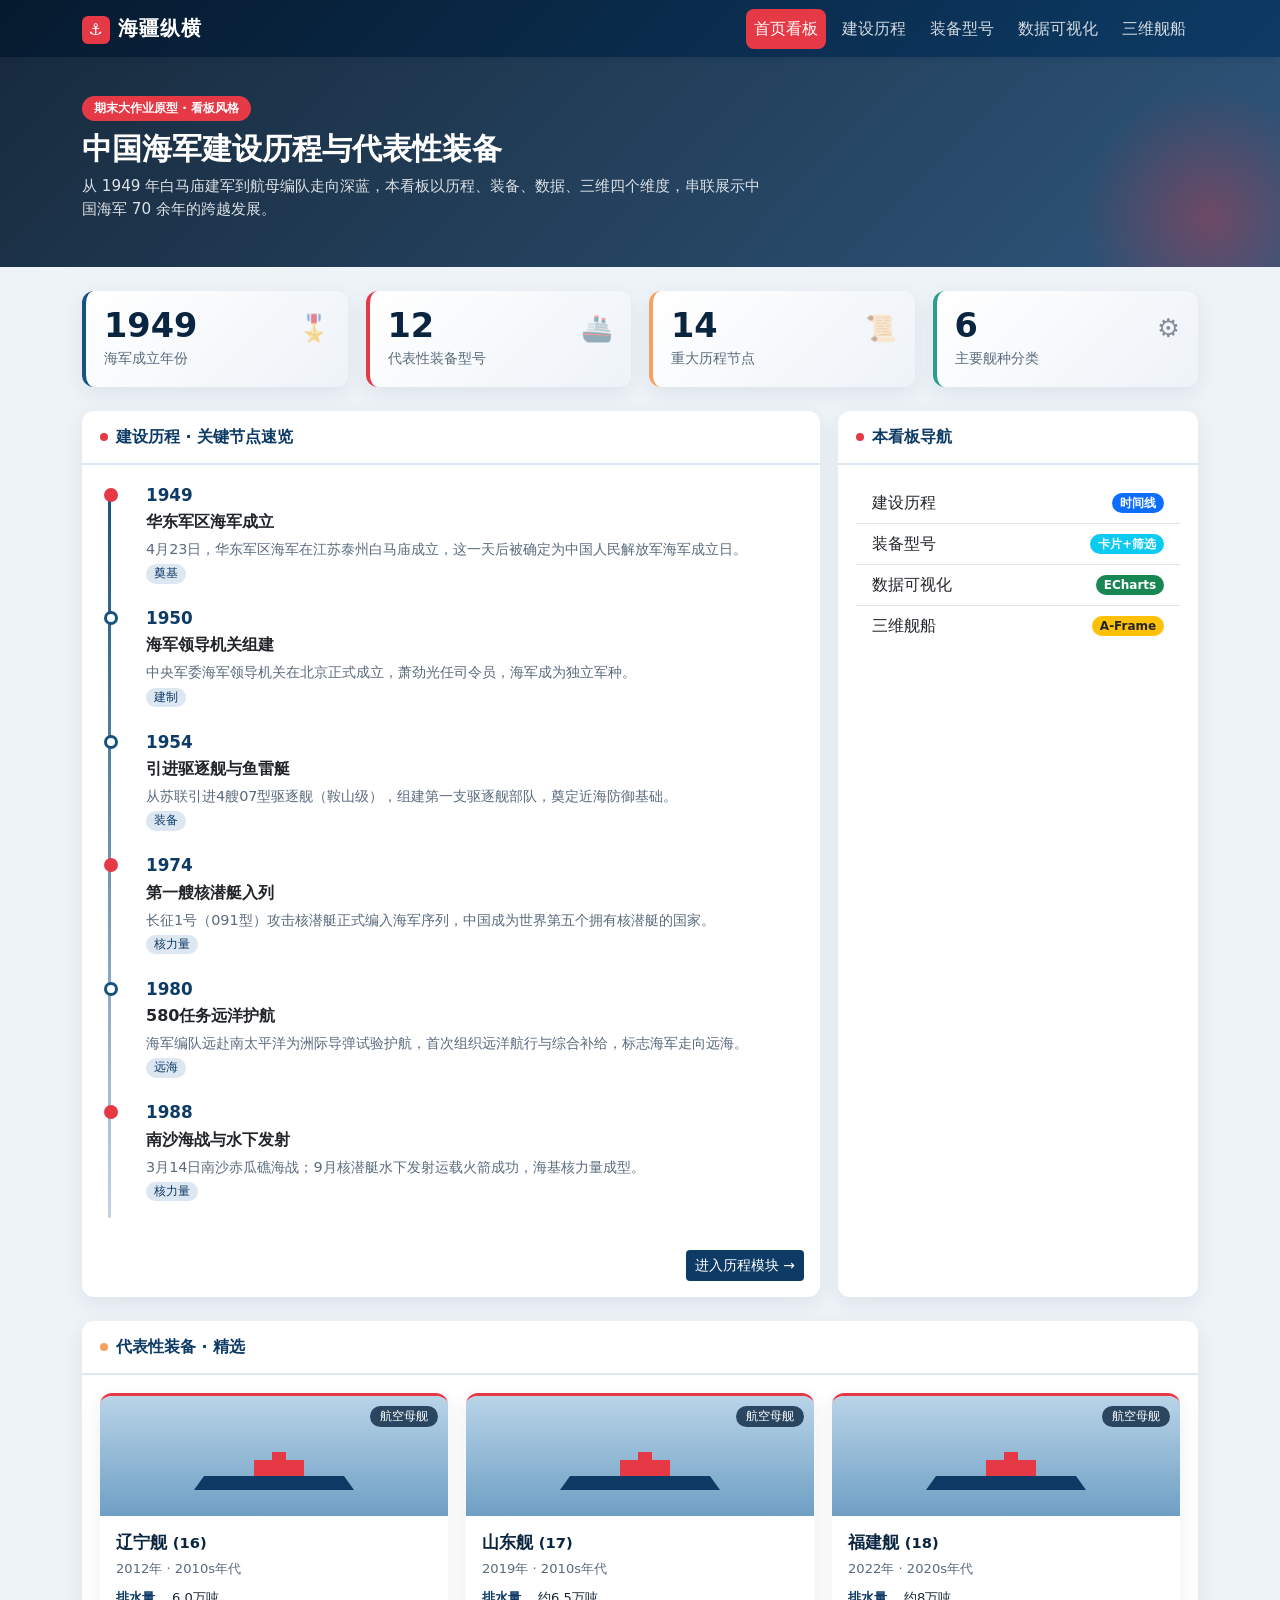
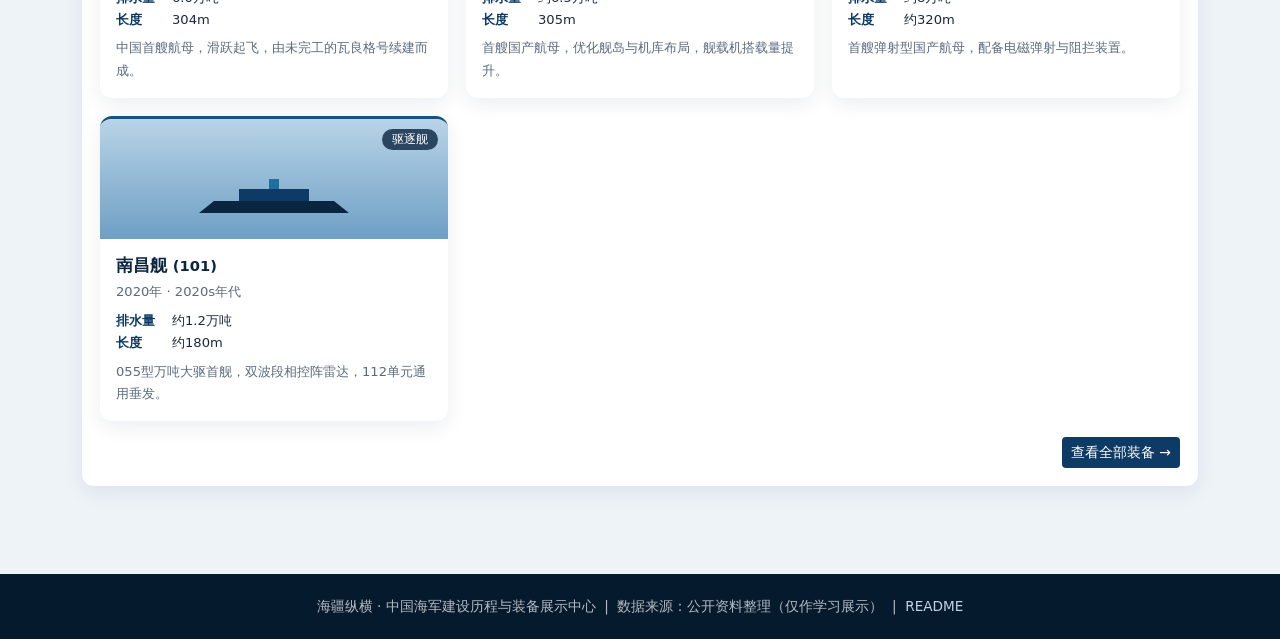
<file: index.html>
<!DOCTYPE html>
<html lang="zh-CN">
<head>
<meta charset="UTF-8">
<meta name="viewport" content="width=device-width, initial-scale=1.0">
<link rel="icon" type="image/png" href="assets/favicon.png">
<title>海疆纵横 · 首页看板</title>
<link rel="stylesheet" href="lib/bootstrap/css/bootstrap.min.css">
<link rel="stylesheet" href="css/style.css">
</head>
<body>
<div class="offline-banner">⚠️ 当前处于离线（断网）状态：本站所有资源已本地化，可继续浏览；数据图表依赖本地 data.json。</div>

<nav class="navbar navbar-expand-lg top-nav">
  <div class="container">
    <a class="navbar-brand text-white" href="index.html">
      <span class="ship-icon">⚓</span>海疆纵横
    </a>
    <button class="navbar-toggler" type="button" data-bs-toggle="collapse" data-bs-target="#mainNav">
      <span class="navbar-toggler-icon"></span>
    </button>
    <div class="collapse navbar-collapse" id="mainNav">
      <ul class="navbar-nav ms-auto">
        <li class="nav-item"><a class="nav-link" href="index.html">首页看板</a></li>
        <li class="nav-item"><a class="nav-link" href="history.html">建设历程</a></li>
        <li class="nav-item"><a class="nav-link" href="equipment.html">装备型号</a></li>
        <li class="nav-item"><a class="nav-link" href="stats.html">数据可视化</a></li>
        <li class="nav-item"><a class="nav-link" href="three-d/showcase.html">三维舰船</a></li>
      </ul>
    </div>
  </div>
</nav>

<section class="page-hero">
  <div class="container">
    <span class="badge-era">期末大作业原型 · 看板风格</span>
    <h1>中国海军建设历程与代表性装备</h1>
    <p class="sub">从 1949 年白马庙建军到航母编队走向深蓝，本看板以历程、装备、数据、三维四个维度，串联展示中国海军 70 余年的跨越发展。</p>
  </div>
</section>

<main class="container py-4">
  <!-- 统计概览 -->
  <div class="kanban-board mb-4">
    <div class="col-span-3 stat-card"><span class="stat-icon">🎖️</span>
      <div class="stat-num" id="s-year">1949</div>
      <div class="stat-label">海军成立年份</div>
    </div>
    <div class="col-span-3 stat-card red"><span class="stat-icon">🚢</span>
      <div class="stat-num" id="s-eq">12</div>
      <div class="stat-label">代表性装备型号</div>
    </div>
    <div class="col-span-3 stat-card gold"><span class="stat-icon">📜</span>
      <div class="stat-num" id="s-ms">14</div>
      <div class="stat-label">重大历程节点</div>
    </div>
    <div class="col-span-3 stat-card ok"><span class="stat-icon">⚙️</span>
      <div class="stat-num" id="s-type">6</div>
      <div class="stat-label">主要舰种分类</div>
    </div>
  </div>

  <!-- 历程预览 -->
  <div class="kanban-board mb-4">
    <div class="col-span-8 card">
      <div class="card-header"><span class="dot"></span>建设历程 · 关键节点速览</div>
      <div class="card-body" id="timeline-preview"></div>
      <div class="card-footer text-end bg-transparent border-0 pb-3">
        <a href="history.html" class="btn btn-sm" style="background:var(--navy-700);color:#fff;">进入历程模块 →</a>
      </div>
    </div>
    <div class="col-span-4 card">
      <div class="card-header"><span class="dot" style="background:var(--signal)"></span>本看板导航</div>
      <div class="card-body">
        <div class="list-group list-group-flush">
          <a href="history.html" class="list-group-item list-group-item-action d-flex justify-content-between align-items-center">
            建设历程 <span class="badge bg-primary rounded-pill">时间线</span>
          </a>
          <a href="equipment.html" class="list-group-item list-group-item-action d-flex justify-content-between align-items-center">
            装备型号 <span class="badge bg-info rounded-pill">卡片+筛选</span>
          </a>
          <a href="stats.html" class="list-group-item list-group-item-action d-flex justify-content-between align-items-center">
            数据可视化 <span class="badge bg-success rounded-pill">ECharts</span>
          </a>
          <a href="three-d/showcase.html" class="list-group-item list-group-item-action d-flex justify-content-between align-items-center">
            三维舰船 <span class="badge bg-warning text-dark rounded-pill">A-Frame</span>
          </a>
        </div>
      </div>
    </div>
  </div>

  <!-- 装备预览 -->
  <div class="card mb-4">
    <div class="card-header"><span class="dot" style="background:var(--gold)"></span>代表性装备 · 精选</div>
    <div class="card-body">
      <div class="eq-grid" id="eq-preview"></div>
      <div class="text-end mt-3">
        <a href="equipment.html" class="btn btn-sm" style="background:var(--navy-700);color:#fff;">查看全部装备 →</a>
      </div>
    </div>
  </div>
</main>

<footer class="site-footer">
  <div class="container">
    海疆纵横 · 中国海军建设历程与装备展示中心 &nbsp;|&nbsp;
    数据来源：公开资料整理（仅作学习展示） &nbsp;|&nbsp;
    <a href="README.md">README</a>
  </div>
</footer>

<script src="lib/bootstrap/js/bootstrap.bundle.min.js" defer></script>
<script src="js/common.js" defer></script>
<script>
/* 首页：加载 data.json 渲染统计与预览
   注：外链脚本已加 defer（解析完后、DOMContentLoaded 前按序执行），
   内联脚本加 defer 无效，故包一层 DOMContentLoaded 以保证 common.js 已就绪 */
document.addEventListener('DOMContentLoaded', function () {
(function () {
  const previewEl = document.getElementById('timeline-preview');
  const eqEl = document.getElementById('eq-preview');
  renderState(previewEl, 'loading');
  renderState(eqEl, 'loading');

  loadNavyData('data/navy-data.json').then(function (r) {
    if (!r.ok) { renderState(previewEl, 'error'); renderState(eqEl, 'error'); return; }
    const d = r.data;
    /* 统计数字 */
    document.getElementById('s-year').textContent = d.summary.foundedYear;
    document.getElementById('s-eq').textContent = d.equipment.length;
    document.getElementById('s-ms').textContent = d.history.length;
    document.getElementById('s-type').textContent = d.summary.shipTypes;

    /* 时间线预览（取前 6 条） */
    const tl = d.history.slice(0, 6).map(function (h) {
      return '<div class="tl-item ' + (h.major ? 'major' : '') + '">' +
        '<div class="tl-year">' + h.year + '</div>' +
        '<div class="tl-title">' + h.title + '</div>' +
        '<div class="tl-desc">' + h.desc + '</div>' +
        '<span class="tl-tag">' + h.tag + '</span></div>';
    }).join('');
    previewEl.innerHTML = '<div class="timeline">' + tl + '</div>';

    /* 装备预览（取 4 艘） */
    renderEquipmentCards(eqEl, d.equipment.slice(0, 4));
  });

  /* 简易舰船 SVG（按 icon 类型） */
  function shipSvg(kind) {
    const c = { carrier:'#e63946', destroyer:'#1f6f9e', frigate:'#2a9d8f', submarine:'#6c5ce7', amphibious:'#f4a261', support:'#7f8c8d' }[kind] || '#1f6f9e';
    if (kind === 'carrier') {
      return '<svg class="ship-svg" width="180" height="60" viewBox="0 0 180 60"><rect x="20" y="28" width="140" height="14" rx="3" fill="#0a2540"/><polygon points="20,28 10,42 170,42 160,28" fill="#0d3b66"/><rect x="70" y="12" width="50" height="16" fill="' + c + '"/><rect x="88" y="4" width="14" height="8" fill="#e63946"/></svg>';
    }
    if (kind === 'submarine') {
      return '<svg class="ship-svg" width="180" height="60" viewBox="0 0 180 60"><ellipse cx="90" cy="38" rx="70" ry="12" fill="#0d3b66"/><rect x="80" y="22" width="20" height="16" fill="' + c + '"/><line x1="90" y1="22" x2="90" y2="10" stroke="#0a2540" stroke-width="3"/></svg>';
    }
    return '<svg class="ship-svg" width="180" height="60" viewBox="0 0 180 60"><polygon points="30,30 150,30 165,42 15,42" fill="#0a2540"/><rect x="55" y="18" width="70" height="12" fill="#0d3b66"/><rect x="85" y="8" width="10" height="10" fill="' + c + '"/></svg>';
  }

  window.renderEquipmentCards = function (el, list) {
    if (!list.length) { renderState(el, 'empty'); return; }
    el.innerHTML = list.map(function (e) {
      return '<div class="eq-card ' + e.type + '">' +
        '<div class="eq-visual"><span class="eq-type">' + e.typeName + '</span>' + shipSvg(e.icon) + '</div>' +
        '<div class="eq-body">' +
        '<div class="eq-name">' + e.name + ' <small>(' + e.hullNo + ')</small></div>' +
        '<div class="eq-meta">' + e.year + '年 · ' + e.era + '年代</div>' +
        '<div class="eq-specs"><div><b>排水量</b>' + e.displacement + '</div><div><b>长度</b>' + e.length + '</div></div>' +
        '<div class="eq-specs" style="margin-top:6px;color:var(--muted)">' + e.feature + '</div>' +
        '</div></div>';
    }).join('');
  };
})();
});
</script>
</body>
</html>
</file>
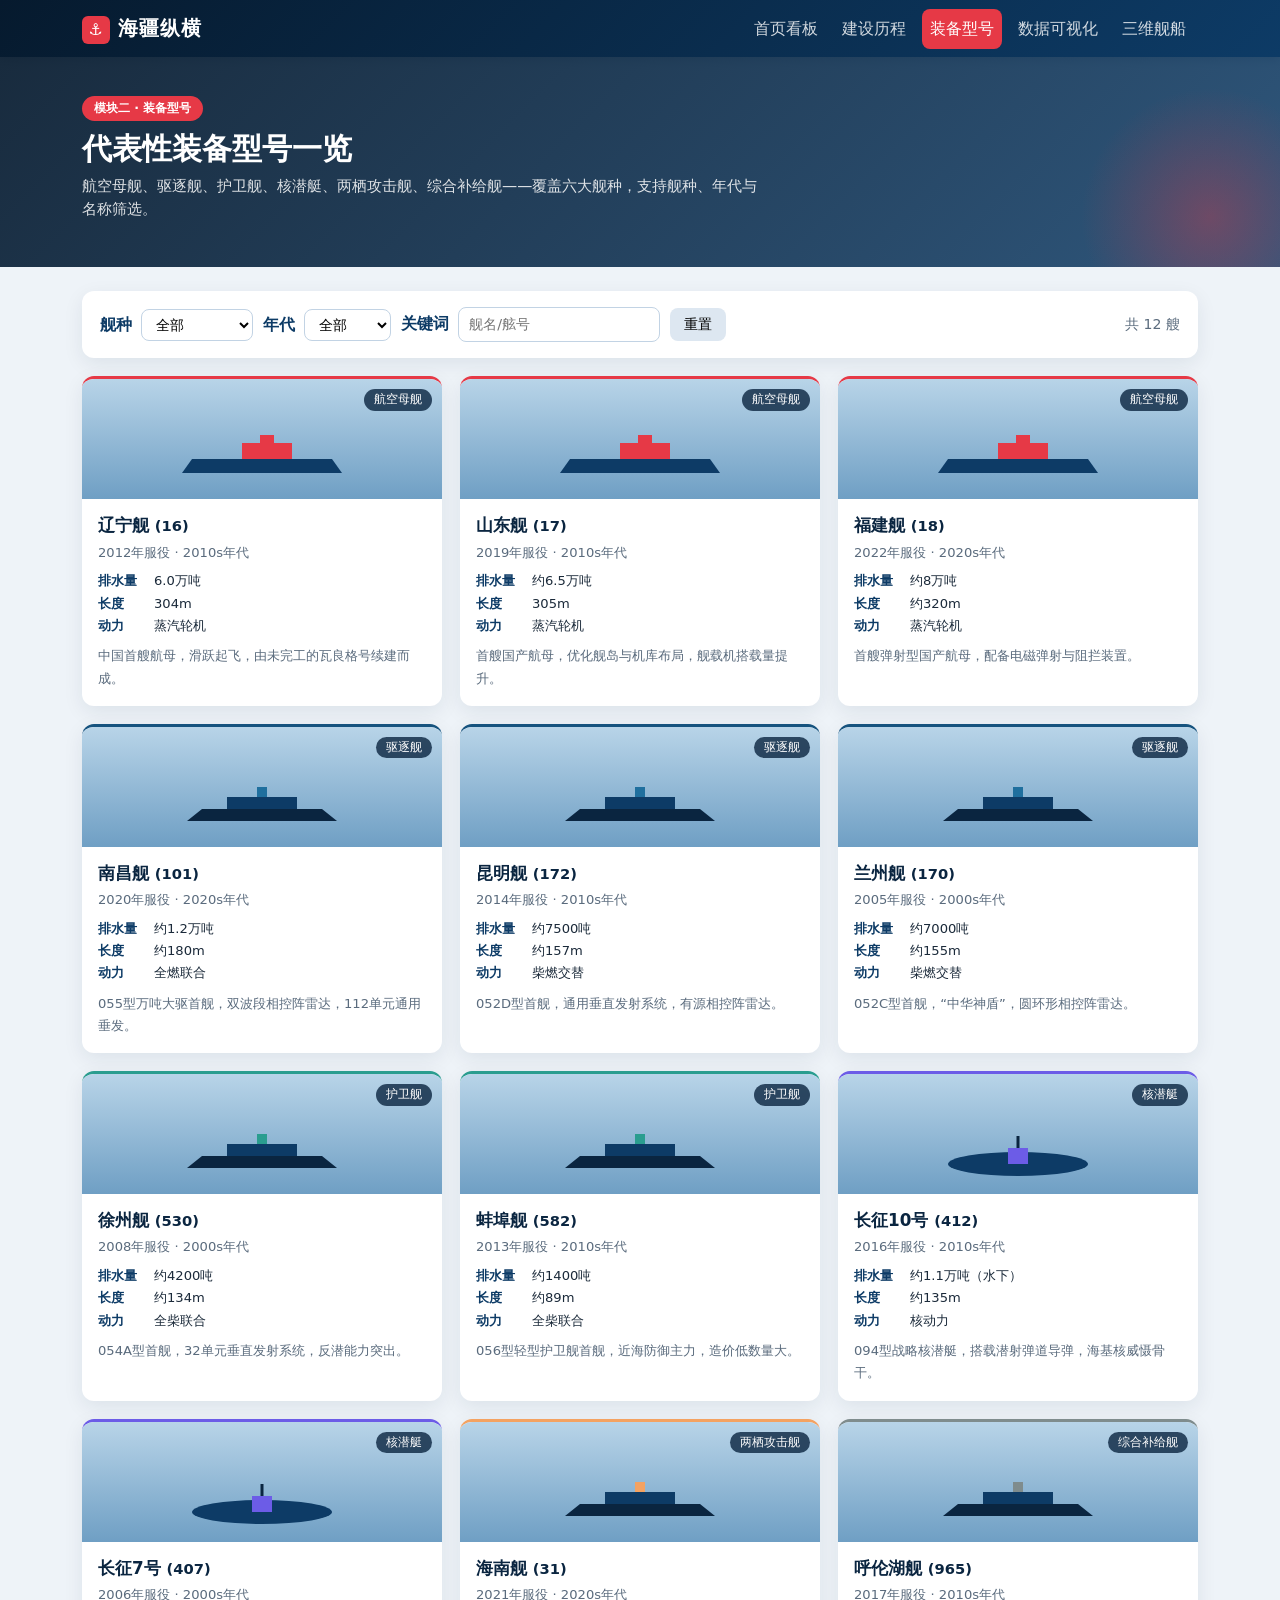
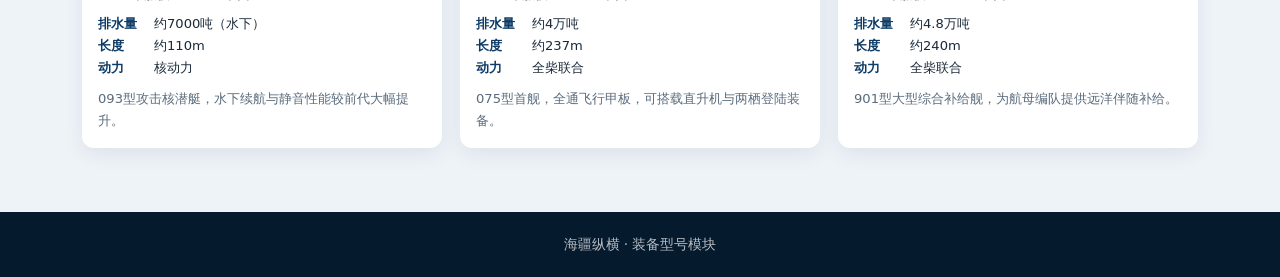
<file: equipment.html>
<!DOCTYPE html>
<html lang="zh-CN">
<head>
<meta charset="UTF-8">
<meta name="viewport" content="width=device-width, initial-scale=1.0">
<link rel="icon" type="image/png" href="assets/favicon.png">
<title>装备型号 · 海疆纵横</title>
<link rel="stylesheet" href="lib/bootstrap/css/bootstrap.min.css">
<link rel="stylesheet" href="css/style.css">
</head>
<body>
<div class="offline-banner">⚠️ 当前处于离线（断网）状态：本站所有资源已本地化，可继续浏览。</div>

<nav class="navbar navbar-expand-lg top-nav">
  <div class="container">
    <a class="navbar-brand text-white" href="index.html"><span class="ship-icon">⚓</span>海疆纵横</a>
    <button class="navbar-toggler" type="button" data-bs-toggle="collapse" data-bs-target="#mainNav">
      <span class="navbar-toggler-icon"></span>
    </button>
    <div class="collapse navbar-collapse" id="mainNav">
      <ul class="navbar-nav ms-auto">
        <li class="nav-item"><a class="nav-link" href="index.html">首页看板</a></li>
        <li class="nav-item"><a class="nav-link" href="history.html">建设历程</a></li>
        <li class="nav-item"><a class="nav-link" href="equipment.html">装备型号</a></li>
        <li class="nav-item"><a class="nav-link" href="stats.html">数据可视化</a></li>
        <li class="nav-item"><a class="nav-link" href="three-d/showcase.html">三维舰船</a></li>
      </ul>
    </div>
  </div>
</nav>

<section class="page-hero">
  <div class="container">
    <span class="badge-era">模块二 · 装备型号</span>
    <h1>代表性装备型号一览</h1>
    <p class="sub">航空母舰、驱逐舰、护卫舰、核潜艇、两栖攻击舰、综合补给舰——覆盖六大舰种，支持舰种、年代与名称筛选。</p>
  </div>
</section>

<main class="container py-4">
  <div class="filter-bar">
    <div><label>舰种</label>
      <select id="f-type"><option value="">全部</option></select>
    </div>
    <div><label>年代</label>
      <select id="f-era"><option value="">全部</option></select>
    </div>
    <div><label>关键词</label>
      <input id="f-keyword" type="text" placeholder="舰名/舷号">
    </div>
    <button class="btn-reset" id="btn-reset">重置</button>
    <span class="ms-auto" id="eq-count" style="color:var(--muted);font-size:.88rem;"></span>
  </div>

  <div id="eq-list" class="eq-grid"></div>
</main>

<footer class="site-footer"><div class="container">海疆纵横 · 装备型号模块</div></footer>

<script src="lib/bootstrap/js/bootstrap.bundle.min.js" defer></script>
<script src="js/common.js" defer></script>
<script src="js/equipment.js" defer></script>
</body>
</html>
</file>
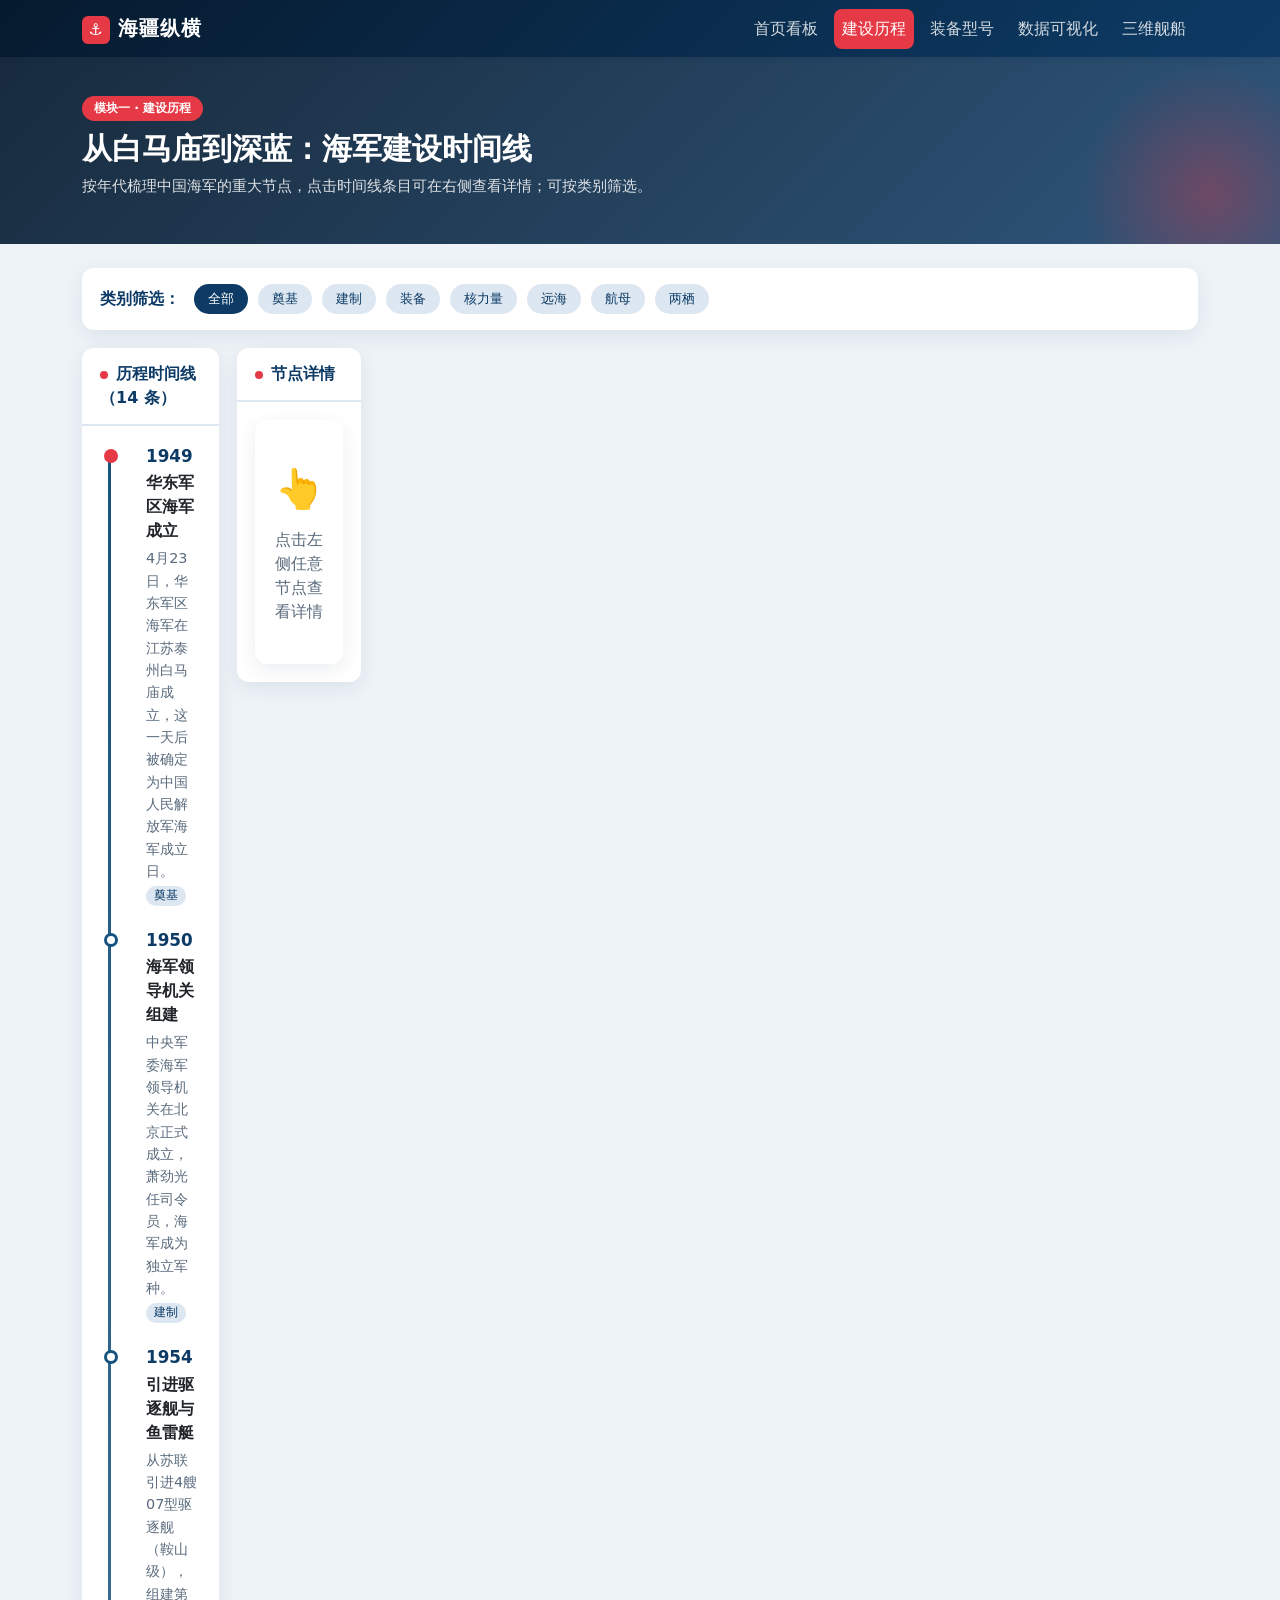
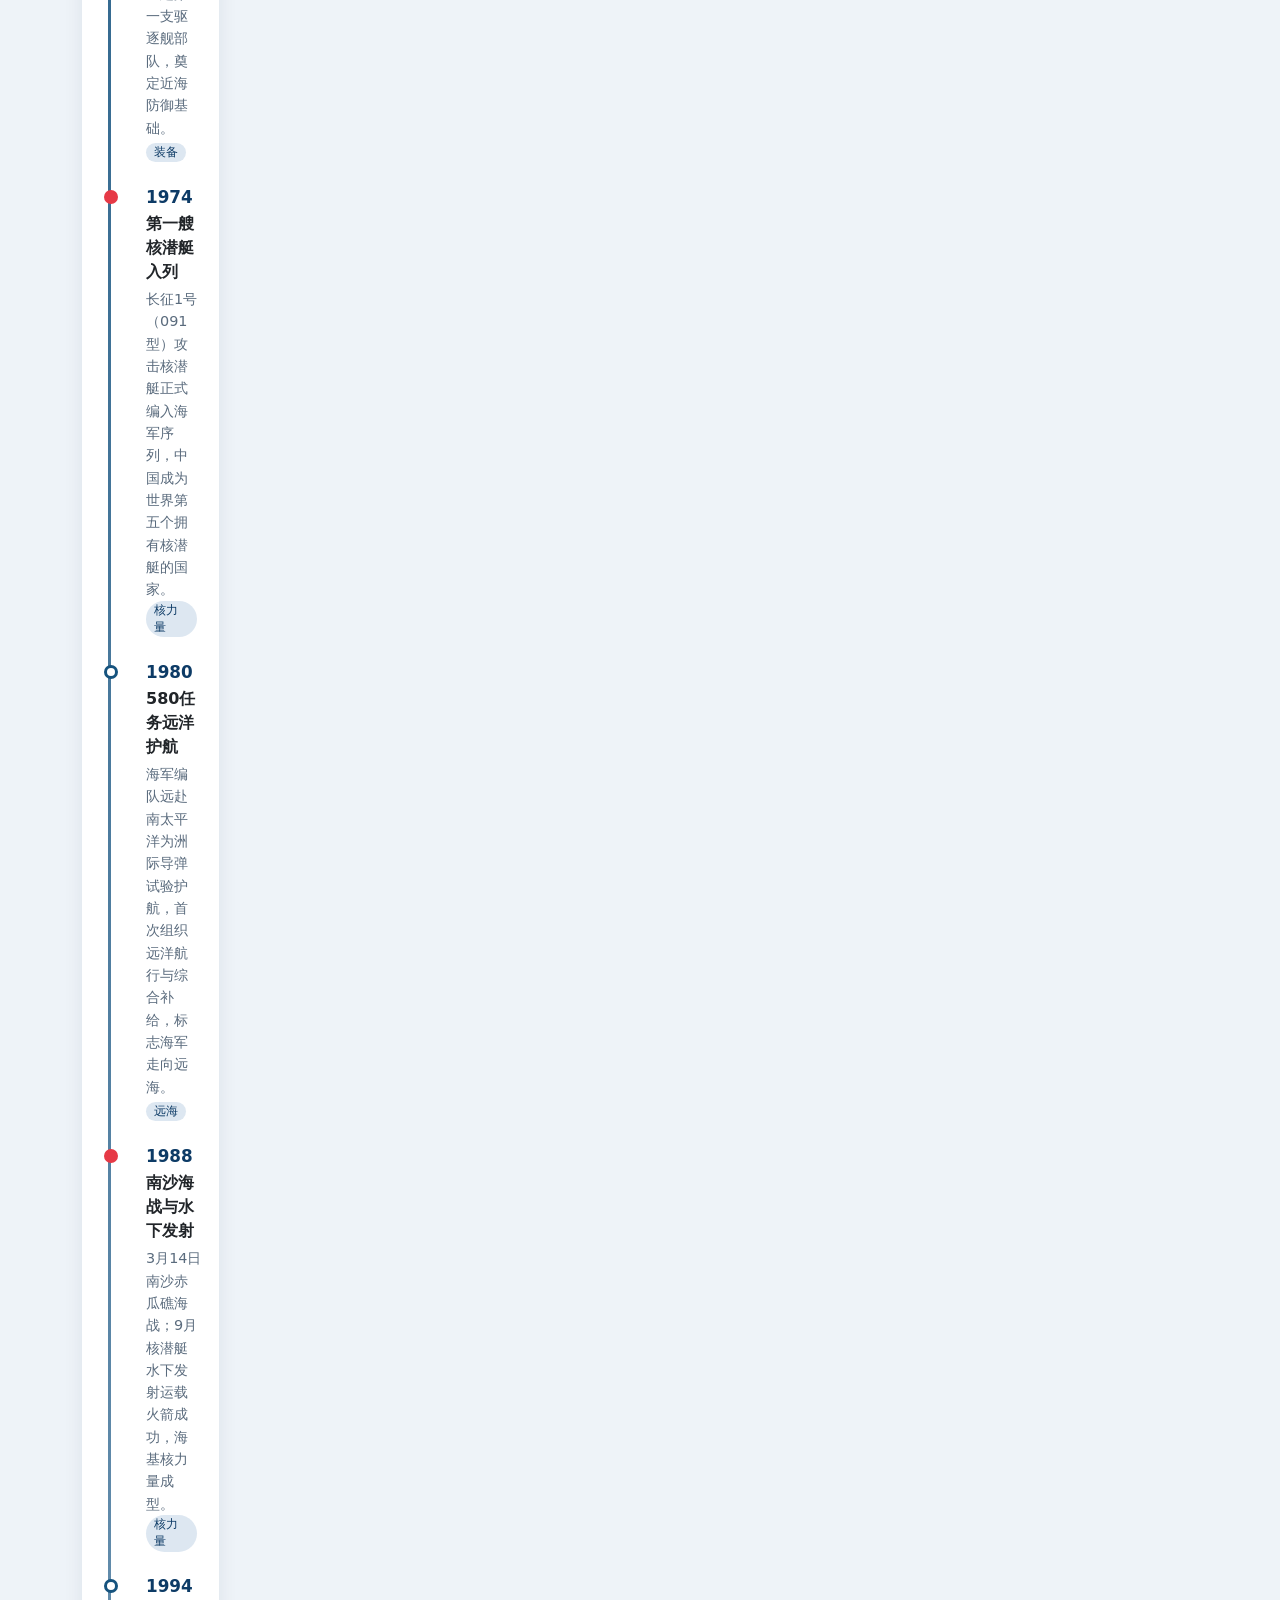
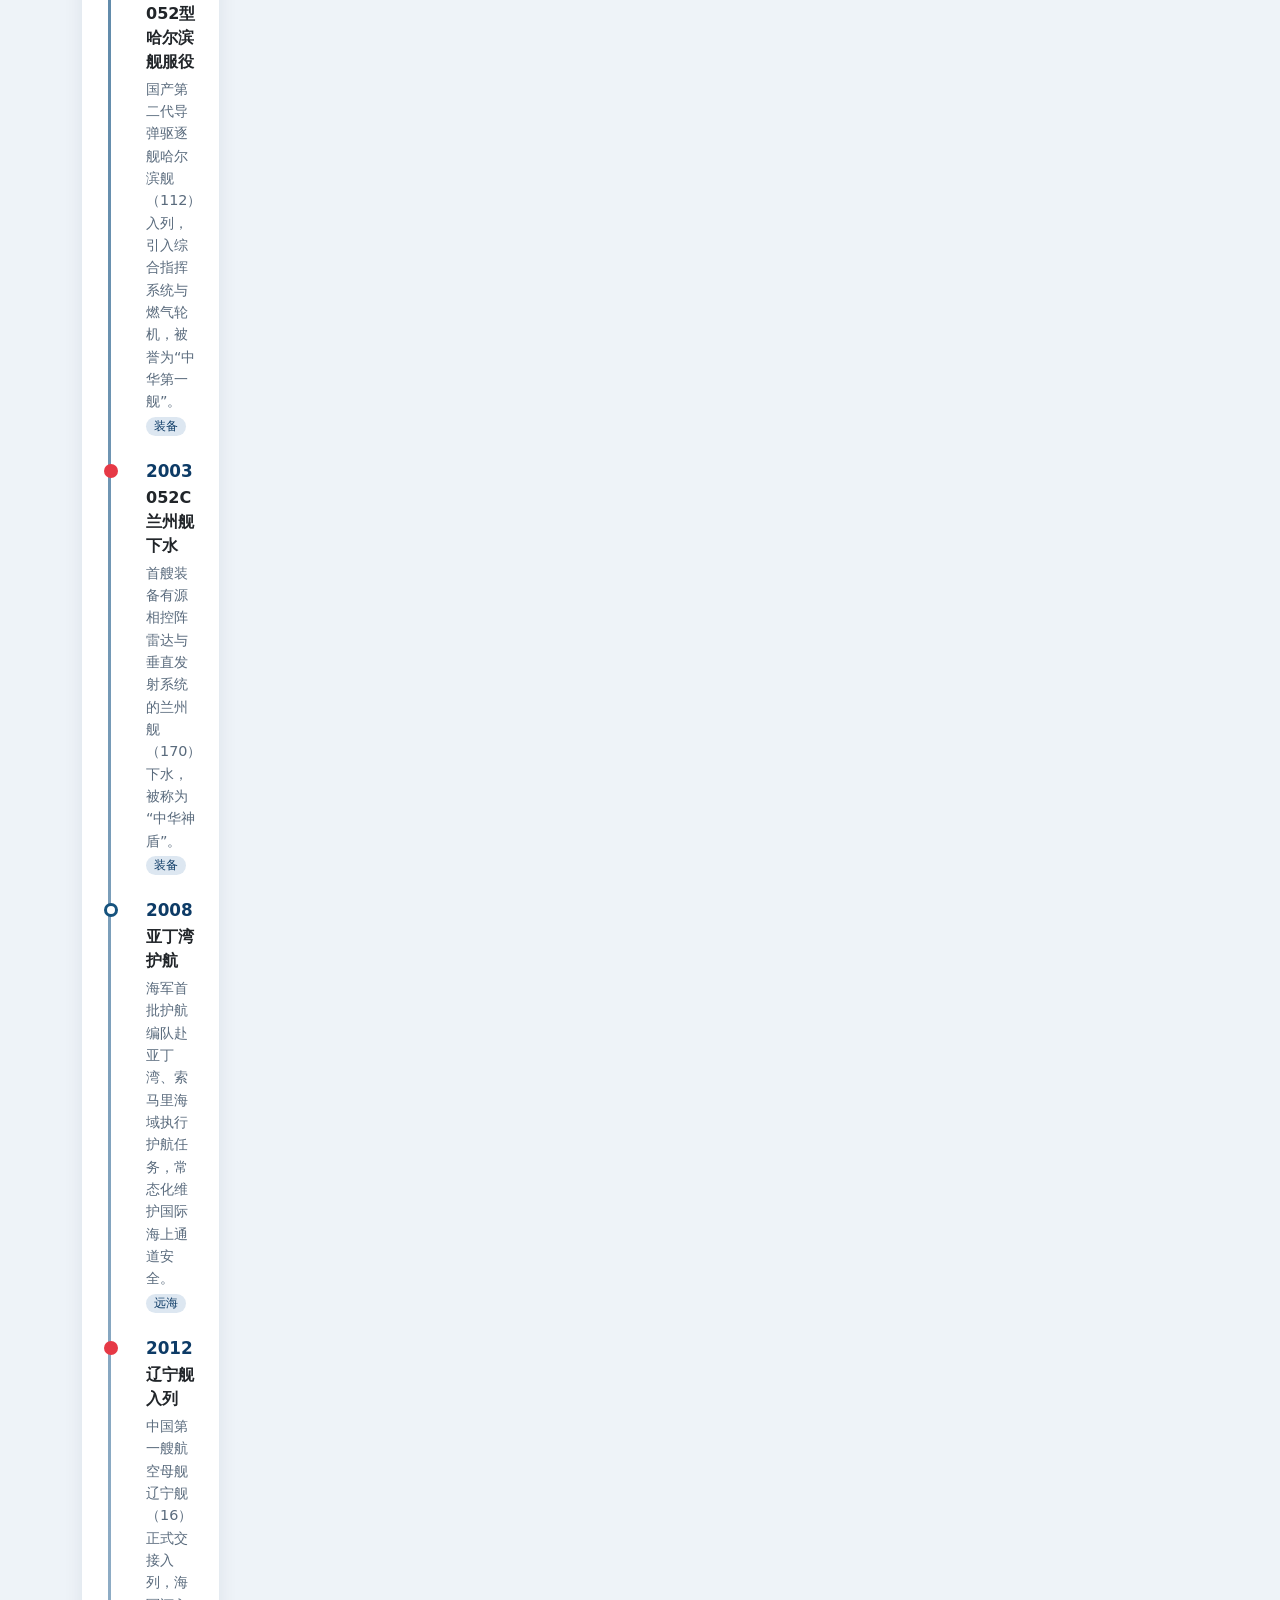
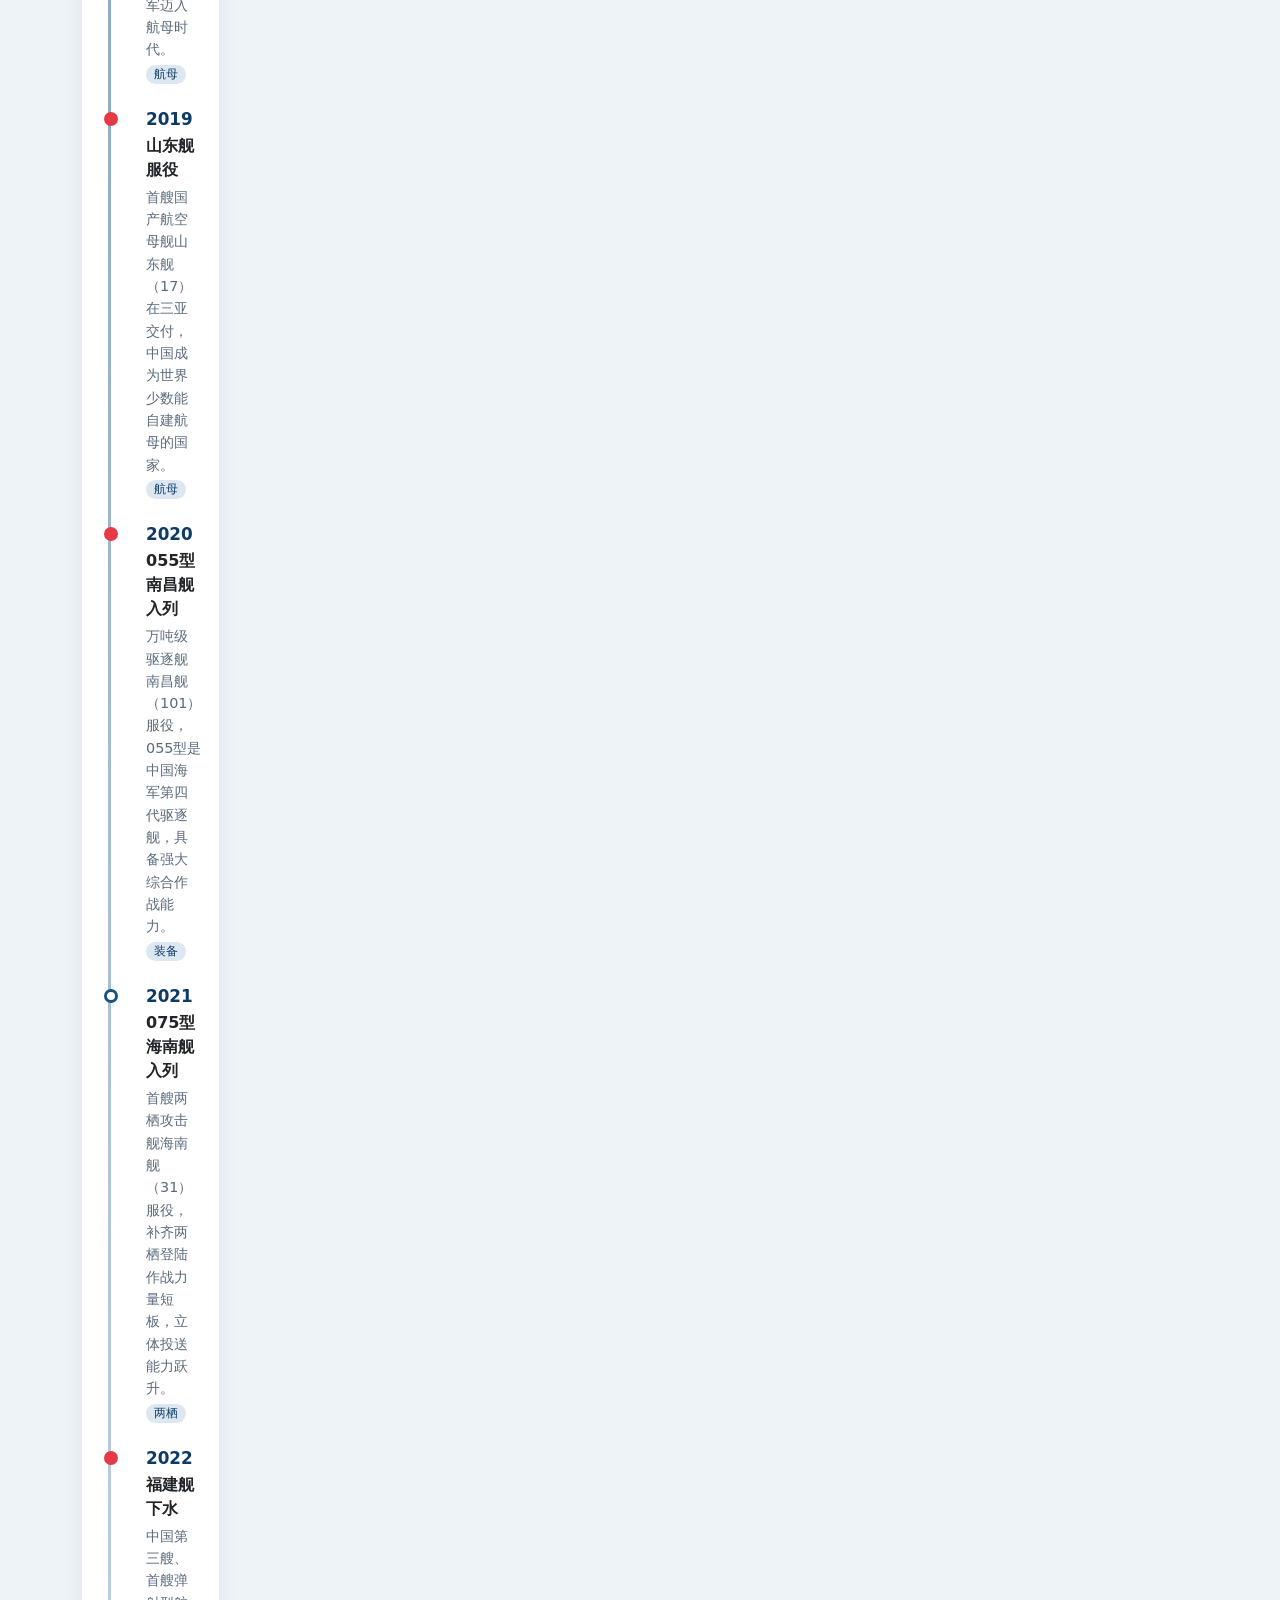
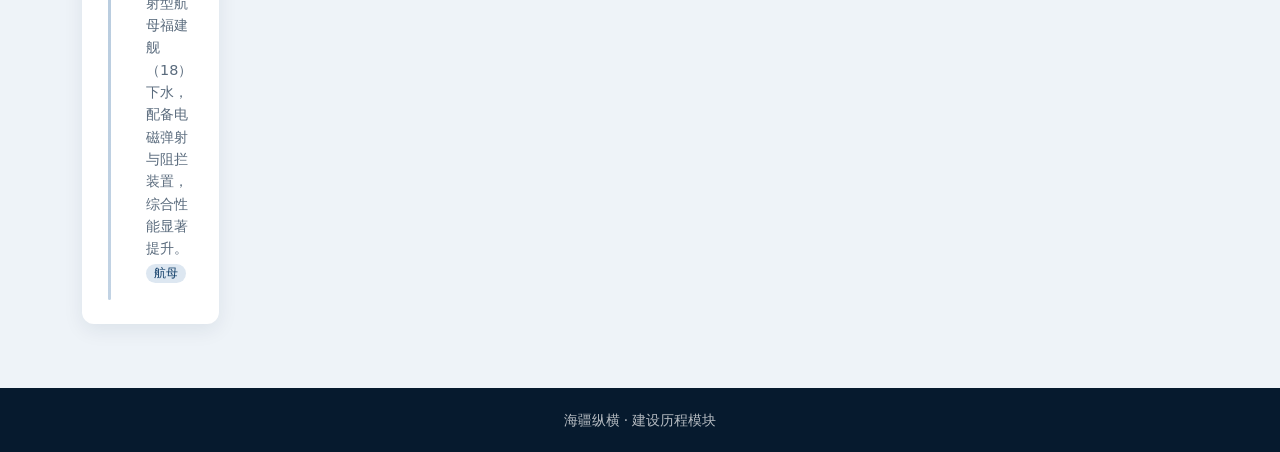
<file: history.html>
<!DOCTYPE html>
<html lang="zh-CN">
<head>
<meta charset="UTF-8">
<meta name="viewport" content="width=device-width, initial-scale=1.0">
<link rel="icon" type="image/png" href="assets/favicon.png">
<title>建设历程 · 海疆纵横</title>
<link rel="stylesheet" href="lib/bootstrap/css/bootstrap.min.css">
<link rel="stylesheet" href="css/style.css">
</head>
<body>
<div class="offline-banner">⚠️ 当前处于离线（断网）状态：本站所有资源已本地化，可继续浏览。</div>

<nav class="navbar navbar-expand-lg top-nav">
  <div class="container">
    <a class="navbar-brand text-white" href="index.html"><span class="ship-icon">⚓</span>海疆纵横</a>
    <button class="navbar-toggler" type="button" data-bs-toggle="collapse" data-bs-target="#mainNav">
      <span class="navbar-toggler-icon"></span>
    </button>
    <div class="collapse navbar-collapse" id="mainNav">
      <ul class="navbar-nav ms-auto">
        <li class="nav-item"><a class="nav-link" href="index.html">首页看板</a></li>
        <li class="nav-item"><a class="nav-link" href="history.html">建设历程</a></li>
        <li class="nav-item"><a class="nav-link" href="equipment.html">装备型号</a></li>
        <li class="nav-item"><a class="nav-link" href="stats.html">数据可视化</a></li>
        <li class="nav-item"><a class="nav-link" href="three-d/showcase.html">三维舰船</a></li>
      </ul>
    </div>
  </div>
</nav>

<section class="page-hero">
  <div class="container">
    <span class="badge-era">模块一 · 建设历程</span>
    <h1>从白马庙到深蓝：海军建设时间线</h1>
    <p class="sub">按年代梳理中国海军的重大节点，点击时间线条目可在右侧查看详情；可按类别筛选。</p>
  </div>
</section>

<main class="container py-4">
  <div class="filter-bar" id="tagBar">
    <label>类别筛选：</label>
    <span class="spinner" id="filter-loading" style="display:none"></span>
  </div>

  <div class="kanban-board">
    <div class="col-span-7">
      <div class="card">
        <div class="card-header"><span class="dot"></span>历程时间线（<span id="tl-count">0</span> 条）</div>
        <div class="card-body"><div id="timeline" class="timeline"></div></div>
      </div>
    </div>
    <div class="col-span-5">
      <div class="card">
        <div class="card-header"><span class="dot" style="background:var(--signal)"></span>节点详情</div>
        <div class="card-body" id="tl-detail">
          <div class="state-tip"><span class="emoji">👆</span>点击左侧任意节点查看详情</div>
        </div>
      </div>
    </div>
  </div>
</main>

<footer class="site-footer"><div class="container">海疆纵横 · 建设历程模块</div></footer>

<script src="lib/bootstrap/js/bootstrap.bundle.min.js" defer></script>
<script src="js/common.js" defer></script>
<script src="js/history.js" defer></script>
</body>
</html>
</file>
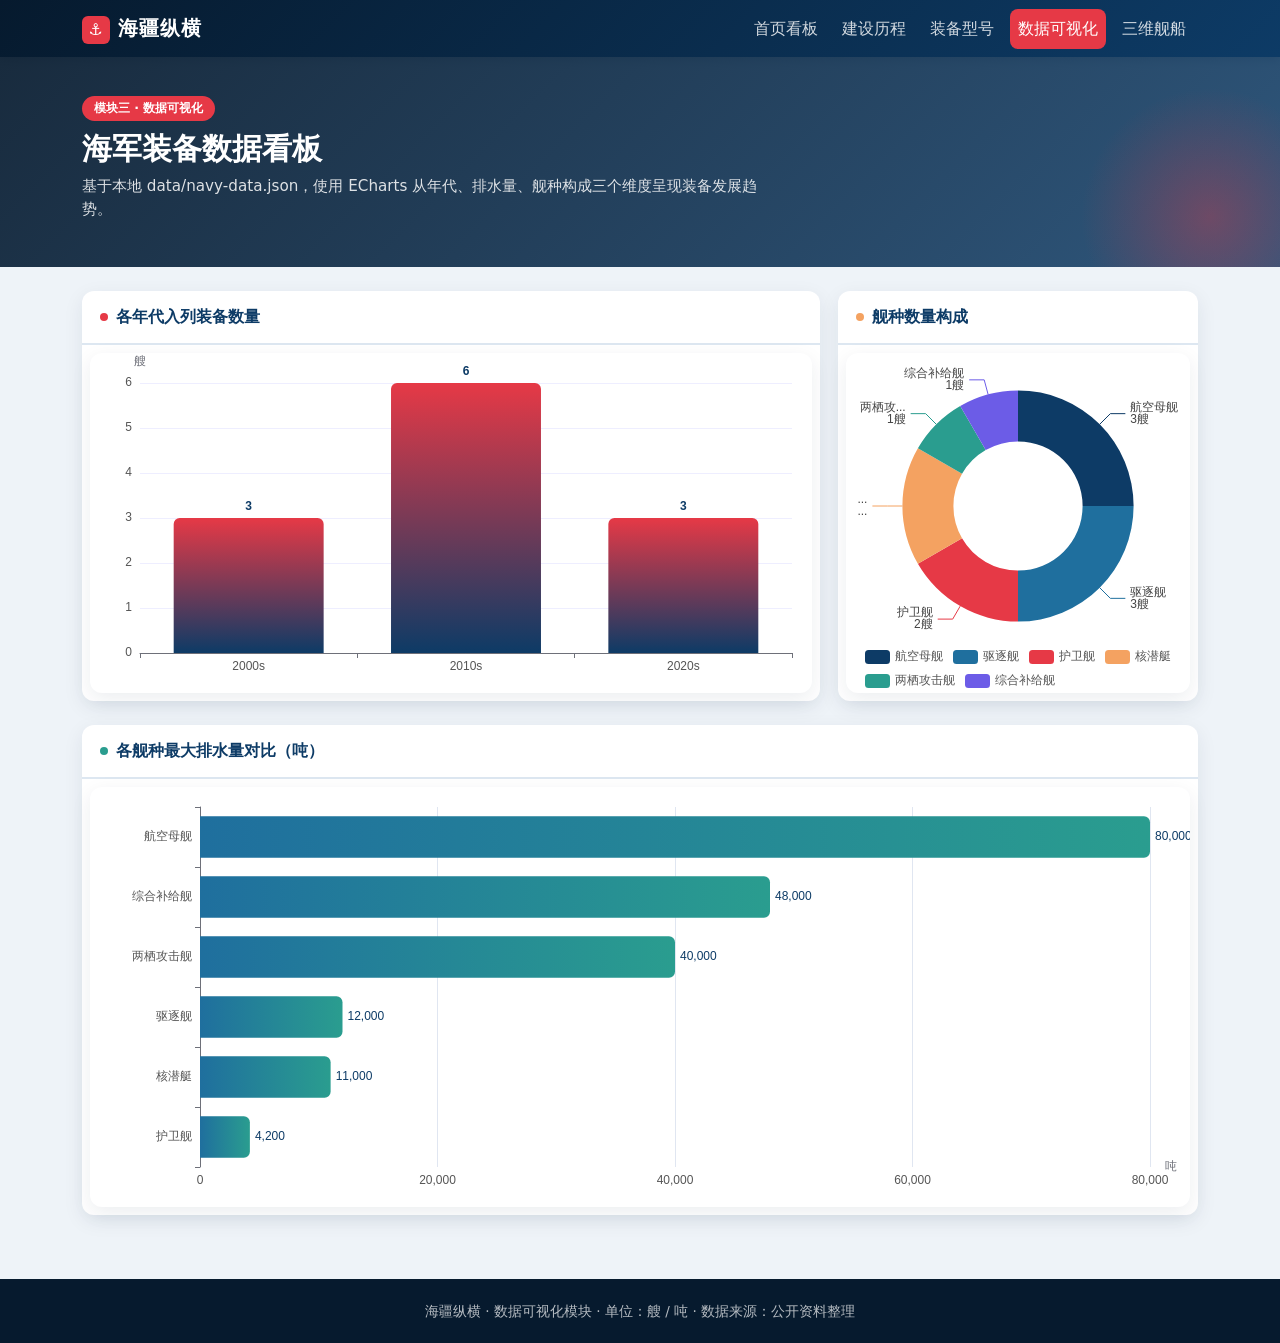
<file: stats.html>
<!DOCTYPE html>
<html lang="zh-CN">
<head>
<meta charset="UTF-8">
<meta name="viewport" content="width=device-width, initial-scale=1.0">
<link rel="icon" type="image/png" href="assets/favicon.png">
<title>数据可视化 · 海疆纵横</title>
<link rel="stylesheet" href="lib/bootstrap/css/bootstrap.min.css">
<link rel="stylesheet" href="css/style.css">
</head>
<body>
<div class="offline-banner">⚠️ 当前处于离线（断网）状态：本站所有资源已本地化，可继续浏览。</div>

<nav class="navbar navbar-expand-lg top-nav">
  <div class="container">
    <a class="navbar-brand text-white" href="index.html"><span class="ship-icon">⚓</span>海疆纵横</a>
    <button class="navbar-toggler" type="button" data-bs-toggle="collapse" data-bs-target="#mainNav">
      <span class="navbar-toggler-icon"></span>
    </button>
    <div class="collapse navbar-collapse" id="mainNav">
      <ul class="navbar-nav ms-auto">
        <li class="nav-item"><a class="nav-link" href="index.html">首页看板</a></li>
        <li class="nav-item"><a class="nav-link" href="history.html">建设历程</a></li>
        <li class="nav-item"><a class="nav-link" href="equipment.html">装备型号</a></li>
        <li class="nav-item"><a class="nav-link" href="stats.html">数据可视化</a></li>
        <li class="nav-item"><a class="nav-link" href="three-d/showcase.html">三维舰船</a></li>
      </ul>
    </div>
  </div>
</nav>

<section class="page-hero">
  <div class="container">
    <span class="badge-era">模块三 · 数据可视化</span>
    <h1>海军装备数据看板</h1>
    <p class="sub">基于本地 data/navy-data.json，使用 ECharts 从年代、排水量、舰种构成三个维度呈现装备发展趋势。</p>
  </div>
</section>

<main class="container py-4">
  <div class="kanban-board mb-4">
    <div class="col-span-8">
      <div class="card">
        <div class="card-header"><span class="dot"></span>各年代入列装备数量</div>
        <div class="card-body p-2"><div id="chart-era" class="chart-box"></div></div>
      </div>
    </div>
    <div class="col-span-4">
      <div class="card">
        <div class="card-header"><span class="dot" style="background:var(--gold)"></span>舰种数量构成</div>
        <div class="card-body p-2"><div id="chart-pie" class="chart-box"></div></div>
      </div>
    </div>
  </div>
  <div class="card">
    <div class="card-header"><span class="dot" style="background:var(--ok)"></span>各舰种最大排水量对比（吨）</div>
    <div class="card-body p-2"><div id="chart-disp" class="chart-box tall"></div></div>
  </div>
</main>

<footer class="site-footer"><div class="container">海疆纵横 · 数据可视化模块 · 单位：艘 / 吨 · 数据来源：公开资料整理</div></footer>

<script src="lib/bootstrap/js/bootstrap.bundle.min.js" defer></script>
<script src="lib/echarts/echarts.min.js" defer></script>
<script src="js/common.js" defer></script>
<script src="js/stats.js" defer></script>
</body>
</html>
</file>
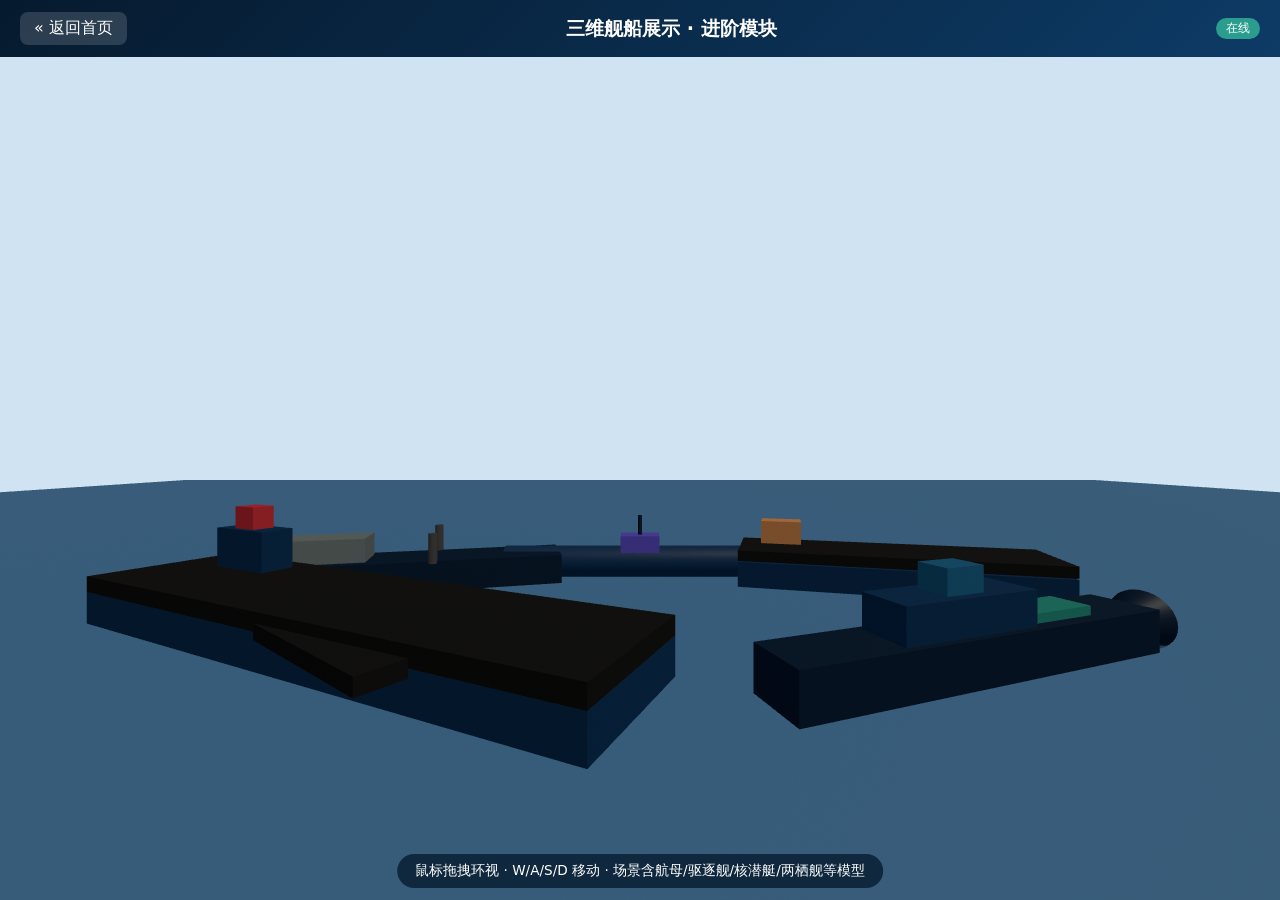
<file: three-d/showcase.html>
<!DOCTYPE html>
<html lang="zh-CN">
<head>
<meta charset="UTF-8">
<meta name="viewport" content="width=device-width, initial-scale=1.0">
<link rel="icon" type="image/png" href="../assets/favicon.png">
<title>三维舰船 · 海疆纵横</title>
<link rel="stylesheet" href="../css/style.css">
<style>
  html, body { margin: 0; padding: 0; overflow: hidden; background: #0a2540; }
  .a-enter-vr, .a-orientation-modal { display: none !important; }
</style>
</head>
<body>
<div class="offline-banner">⚠️ 当前处于离线（断网）状态：A-Frame 与全部场景资源已本地化，可继续拖拽浏览。</div>

<div class="threed-cover">
  <div class="threed-topbar">
    <a href="../index.html" class="back-link">« 返回首页</a>
    <h1>三维舰船展示 · 进阶模块</h1>
    <span class="online-badge">在线</span><span class="offline-badge">离线</span>
  </div>
</div>
<div class="threed-bottombar">鼠标拖拽环视 · W/A/S/D 移动 · 场景含航母/驱逐舰/核潜艇/两栖舰等模型</div>

<a-scene vr-mode-ui="enabled: false" background="color: #b8d4e8">
  <!-- 海面 -->
  <a-plane position="0 0 0" rotation="-90 0 0" width="200" height="200" color="#2e6da4" opacity="0.85"></a-plane>
  <!-- 天空 -->
  <a-sky color="#cfe3f2"></a-sky>
  <!-- 太阳 -->
  <a-entity light="type: directional; intensity: 0.9; color: #fff8e7" position="10 20 8"></a-entity>
  <a-entity light="type: ambient; intensity: 0.45" color="#ffffff"></a-entity>

  <!-- 相机 -->
  <a-entity position="0 5 18">
    <a-camera look-controls wasd-controls></a-camera>
  </a-entity>

  <!-- 航空母舰（辽宁舰风格） -->
  <a-entity position="-10 0 0" rotation="0 -25 0">
    <!-- 飞行甲板 -->
    <a-box position="0 1.5 0" width="22" height="0.6" depth="5" color="#1a1a1a"></a-box>
    <!-- 斜角甲板 -->
    <a-box position="2 1.2 1.5" width="8" height="0.5" depth="3" color="#1a1a1a" rotation="0 -12 0"></a-box>
    <!-- 舰岛 -->
    <a-box position="-7 2.4 -1.2" width="3" height="2" depth="1.2" color="#0d3b66"></a-box>
    <a-box position="-7 3.8 -1.2" width="1.2" height="1" depth="0.8" color="#e63946"></a-box>
    <!-- 机库侧壁 -->
    <a-box position="0 0.6 0" width="22" height="1.2" depth="5" color="#0d3b66"></a-box>
    <!-- 舷号 -->
    <a-text value="16" color="#e63946" width="2" position="6 2.6 0" rotation="0 0 0"></a-text>
    <!-- 标签 -->
    <a-text value="航空母舰 · 辽宁舰" color="#0a2540" width="6" position="0 5 0" align="center"></a-text>
  </a-entity>

  <!-- 驱逐舰（055风格） -->
  <a-entity position="10 0 2" rotation="0 20 0">
    <a-box position="0 0.7 0" width="14" height="1.4" depth="2" color="#0a2540"></a-box>
    <!-- 舰首 -->
    <a-cone position="7 0.7 0" radius-bottom="1" radius-top="0.1" height="2" color="#0a2540" rotation="0 0 90"></a-cone>
    <!-- 上层建筑 -->
    <a-box position="-1 1.8 0" width="5" height="1.4" depth="1.6" color="#0d3b66"></a-box>
    <a-box position="-1 2.9 0" width="1.4" height="0.8" depth="1" color="#1f6f9e"></a-box>
    <!-- 垂发 -->
    <a-box position="3 1.5 0" width="2.5" height="0.4" depth="1.2" color="#2a9d8f"></a-box>
    <a-text value="101" color="#e63946" width="1.5" position="4 1.5 0"></a-text>
    <a-text value="驱逐舰 · 南昌舰" color="#0a2540" width="6" position="0 4.5 0" align="center"></a-text>
  </a-entity>

  <!-- 核潜艇 -->
  <a-entity position="0 0 -10" rotation="0 0 0">
    <a-cylinder position="0 0.8 0" radius="0.8" height="14" color="#0d3b66" rotation="0 0 90"></a-cylinder>
    <!-- 指挥塔围壳 -->
    <a-box position="0 1.6 0" width="2" height="1.2" depth="1.2" color="#6c5ce7"></a-box>
    <!-- 潜望镜 -->
    <a-cylinder position="0 2.6 0" radius="0.1" height="1.2" color="#0a2540"></a-cylinder>
    <a-text value="核潜艇" color="#0a2540" width="5" position="0 4 0" align="center"></a-text>
  </a-entity>

  <!-- 两栖攻击舰（075风格） -->
  <a-entity position="12 0 -8" rotation="0 -15 0">
    <a-box position="0 0.6 0" width="14" height="1.2" depth="4" color="#0d3b66"></a-box>
    <a-box position="0 1.5 0" width="14" height="0.5" depth="4" color="#1a1a1a"></a-box>
    <a-box position="-5 2.3 -1" width="2" height="1.2" depth="1.2" color="#f4a261"></a-box>
    <a-text value="两栖攻击舰" color="#0a2540" width="5" position="0 4 0" align="center"></a-text>
  </a-entity>

  <!-- 综合补给舰 -->
  <a-entity position="-12 0 -8" rotation="0 15 0">
    <a-box position="0 0.7 0" width="16" height="1.4" depth="3" color="#0a2540"></a-box>
    <a-box position="-3 1.8 0" width="4" height="1.4" depth="2" color="#7f8c8d"></a-box>
    <a-cylinder position="2 2 1.5" radius="0.2" height="1.4" color="#555"></a-cylinder>
    <a-cylinder position="2 2 -1.5" radius="0.2" height="1.4" color="#555"></a-cylinder>
    <a-text value="综合补给舰" color="#0a2540" width="5" position="0 4 0" align="center"></a-text>
  </a-entity>

  <!-- 航标/浮标装饰 -->
  <a-sphere position="-18 0.5 8" radius="0.4" color="#e63946"></a-sphere>
  <a-sphere position="18 0.5 10" radius="0.4" color="#2a9d8f"></a-sphere>
</a-scene>

<!-- A-Frame 保持同步加载：实测 defer 会使场景初始化延后（DCL +22ms），场景页无内容可先渲染，defer 无收益 -->
<script src="libs/aframe.min.js"></script>
<script src="../js/common.js" defer></script>
</body>
</html>
</file>
<file: css/style.css>
/* ============================================================
   海疆纵横 · 中国海军建设历程与装备展示 —— 看板风格统一样式
   主题色：海军蓝 / 信号红 / 浅海灰
   ============================================================ */
:root {
  --navy-900: #061a2e;
  --navy-800: #0a2540;
  --navy-700: #0d3b66;
  --navy-600: #16537e;
  --navy-500: #1f6f9e;
  --sea-100: #eef3f8;
  --sea-200: #dde7f1;
  --sea-300: #c2d3e4;
  --signal: #e63946;
  --signal-dim: #b32d39;
  --gold: #f4a261;
  --ok: #2a9d8f;
  --text: #1b2a3a;
  --muted: #5a6b7d;
  --card: #ffffff;
  --radius: 12px;
  --shadow: 0 6px 20px rgba(10, 37, 64, 0.08);
  --shadow-hover: 0 12px 32px rgba(10, 37, 64, 0.16);
}

* { box-sizing: border-box; }

html, body {
  margin: 0;
  padding: 0;
  font-family: "PingFang SC", "Microsoft YaHei", "Segoe UI", system-ui, sans-serif;
  color: var(--text);
  background: var(--sea-100);
  scroll-behavior: smooth;
}

a { color: var(--navy-600); text-decoration: none; }
a:hover { color: var(--signal); }

/* ---------- 顶部导航 ---------- */
.navbar-brand { font-weight: 700; letter-spacing: 1px; }
.navbar-brand .ship-icon {
  display: inline-block; width: 28px; height: 28px; line-height: 28px;
  text-align: center; background: var(--signal); color: #fff;
  border-radius: 6px; margin-right: 8px; font-size: 16px;
}
.top-nav {
  background: linear-gradient(135deg, var(--navy-900), var(--navy-700));
  box-shadow: 0 2px 10px rgba(0,0,0,.2);
}
.top-nav .nav-link {
  color: rgba(255,255,255,.82) !important;
  font-weight: 500;
  margin: 0 4px;
  border-radius: 8px;
  transition: all .2s;
}
.top-nav .nav-link:hover { color: #fff !important; background: rgba(255,255,255,.1); }
.top-nav .nav-link.active {
  color: #fff !important;
  background: var(--signal);
}
.top-nav .navbar-toggler { border-color: rgba(255,255,255,.3); }
.top-nav .navbar-toggler-icon {
  filter: invert(1);
}

/* ---------- 页面头部横幅 ---------- */
.page-hero {
  background:
    linear-gradient(135deg, rgba(6,26,46,.92), rgba(13,59,102,.85)),
    repeating-linear-gradient(45deg, rgba(255,255,255,.04) 0 12px, transparent 12px 24px);
  color: #fff;
  padding: 38px 0 30px;
  position: relative;
  overflow: hidden;
}
.page-hero::after {
  content: "";
  position: absolute; right: -60px; bottom: -80px;
  width: 260px; height: 260px; border-radius: 50%;
  background: radial-gradient(circle, rgba(230,57,70,.35), transparent 70%);
}
.page-hero h1 { font-size: 1.9rem; font-weight: 700; margin: 0 0 8px; }
.page-hero .sub { opacity: .85; font-size: .95rem; max-width: 680px; }
.page-hero .badge-era {
  display: inline-block; padding: 3px 12px; border-radius: 999px;
  background: var(--signal); color: #fff; font-size: .78rem; font-weight: 600;
  margin-bottom: 10px;
}

/* ---------- 看板布局 ---------- */
.kanban-board {
  display: grid;
  gap: 18px;
  grid-template-columns: repeat(12, 1fr);
}
.card {
  background: var(--card);
  border: none;
  border-radius: var(--radius);
  box-shadow: var(--shadow);
  transition: transform .2s, box-shadow .2s;
}
.card:hover { transform: translateY(-3px); box-shadow: var(--shadow-hover); }
.card-header {
  background: transparent;
  border-bottom: 2px solid var(--sea-200);
  font-weight: 600;
  color: var(--navy-700);
  padding: 14px 18px;
}
.card-header .dot {
  display: inline-block; width: 8px; height: 8px; border-radius: 50%;
  background: var(--signal); margin-right: 8px; vertical-align: middle;
}
.card-body { padding: 18px; }

.col-span-3 { grid-column: span 3; }
.col-span-4 { grid-column: span 4; }
.col-span-6 { grid-column: span 6; }
.col-span-8 { grid-column: span 8; }
.col-span-12 { grid-column: span 12; }

/* ---------- 统计数字卡片 ---------- */
.stat-card {
  background: linear-gradient(135deg, #fff, var(--sea-100));
  border-left: 4px solid var(--navy-600);
  padding: 18px;
  border-radius: var(--radius);
  box-shadow: var(--shadow);
}
.stat-card.red { border-left-color: var(--signal); }
.stat-card.gold { border-left-color: var(--gold); }
.stat-card.ok { border-left-color: var(--ok); }
.stat-num { font-size: 2.1rem; font-weight: 800; color: var(--navy-800); line-height: 1; }
.stat-label { font-size: .85rem; color: var(--muted); margin-top: 6px; }
.stat-icon { font-size: 1.6rem; float: right; opacity: .5; }

/* ---------- 时间线 ---------- */
.timeline {
  position: relative;
  padding-left: 28px;
}
.timeline::before {
  content: "";
  position: absolute; left: 8px; top: 6px; bottom: 6px;
  width: 3px; background: linear-gradient(var(--navy-600), var(--sea-300));
  border-radius: 3px;
}
.tl-item { position: relative; padding: 0 0 22px 18px; }
.tl-item::before {
  content: ""; position: absolute; left: -24px; top: 5px;
  width: 14px; height: 14px; border-radius: 50%;
  background: #fff; border: 3px solid var(--navy-600);
}
.tl-item.major::before { border-color: var(--signal); background: var(--signal); }
.tl-year { font-weight: 700; color: var(--navy-700); font-size: 1.05rem; }
.tl-title { font-weight: 600; margin: 2px 0 4px; }
.tl-desc { color: var(--muted); font-size: .9rem; line-height: 1.55; }
.tl-tag {
  display: inline-block; font-size: .72rem; padding: 1px 8px;
  background: var(--sea-200); color: var(--navy-700);
  border-radius: 999px; margin-right: 4px;
}

/* ---------- 装备卡片 ---------- */
.eq-card {
  background: #fff; border-radius: var(--radius); overflow: hidden;
  box-shadow: var(--shadow); transition: all .25s;
  border-top: 3px solid var(--navy-600);
}
.eq-card:hover { transform: translateY(-4px); box-shadow: var(--shadow-hover); }
.eq-card .eq-visual {
  height: 120px; background: linear-gradient(180deg, #b8d4e8 0%, #6f9fc4 100%);
  position: relative; overflow: hidden;
}
.eq-card .eq-visual .ship-svg { position: absolute; bottom: 8px; left: 50%; transform: translateX(-50%); }
.eq-card .eq-body { padding: 14px 16px 16px; }
.eq-card .eq-name { font-weight: 700; font-size: 1.05rem; color: var(--navy-800); }
.eq-card .eq-meta { font-size: .82rem; color: var(--muted); margin: 4px 0 8px; }
.eq-card .eq-specs { font-size: .82rem; color: var(--text); line-height: 1.7; }
.eq-card .eq-specs b { color: var(--navy-700); display: inline-block; min-width: 56px; }
.eq-card .eq-type {
  position: absolute; top: 10px; right: 10px;
  background: rgba(10,37,64,.8); color: #fff;
  font-size: .72rem; padding: 2px 10px; border-radius: 999px;
}
.eq-card.carrier { border-top-color: var(--signal); }
.eq-card.destroyer { border-top-color: var(--navy-600); }
.eq-card.frigate { border-top-color: var(--ok); }
.eq-card.submarine { border-top-color: #6c5ce7; }
.eq-card.amphibious { border-top-color: var(--gold); }
.eq-card.support { border-top-color: #7f8c8d; }

/* ---------- 筛选器 ---------- */
.filter-bar {
  background: #fff; border-radius: var(--radius); padding: 16px 18px;
  box-shadow: var(--shadow); margin-bottom: 18px;
  display: flex; flex-wrap: wrap; gap: 10px; align-items: center;
}
.filter-bar label { font-weight: 600; color: var(--navy-700); margin-right: 4px; }
.filter-bar select, .filter-bar input {
  border: 1px solid var(--sea-300); border-radius: 8px;
  padding: 6px 10px; font-size: .9rem; background: #fff;
}
.filter-bar .btn-reset {
  background: var(--sea-200); border: none; padding: 6px 14px;
  border-radius: 8px; cursor: pointer; font-size: .88rem;
}
.filter-bar .btn-reset:hover { background: var(--sea-300); }

/* ---------- 图表容器 ---------- */
.chart-box {
  width: 100%; height: 340px; background: #fff;
  border-radius: var(--radius); box-shadow: var(--shadow);
}
.chart-box.tall { height: 420px; }

/* ---------- 空数据 / 加载 / 错误 ---------- */
.state-tip {
  padding: 40px 20px; text-align: center; color: var(--muted);
  background: #fff; border-radius: var(--radius); box-shadow: var(--shadow);
}
.state-tip .emoji { font-size: 2.4rem; display: block; margin-bottom: 10px; }
.spinner {
  width: 36px; height: 36px; border: 4px solid var(--sea-200);
  border-top-color: var(--navy-600); border-radius: 50%;
  animation: spin .8s linear infinite; margin: 0 auto;
}
@keyframes spin { to { transform: rotate(360deg); } }

/* ---------- 断网提示条 ---------- */
.offline-banner {
  background: #fff3cd; color: #856404;
  padding: 10px 20px; text-align: center; font-size: .9rem;
  border-bottom: 2px solid #ffe08a;
  display: none;
}
body.is-offline .offline-banner { display: block; }
body.is-offline .online-badge { display: none; }
.offline-badge { display: none; }
body.is-offline .offline-badge {
  display: inline-block; background: var(--signal); color: #fff;
  padding: 2px 10px; border-radius: 999px; font-size: .75rem;
}
.online-badge {
  display: inline-block; background: var(--ok); color: #fff;
  padding: 2px 10px; border-radius: 999px; font-size: .75rem;
}

/* ---------- 底部 ---------- */
.site-footer {
  background: var(--navy-900); color: rgba(255,255,255,.7);
  padding: 22px 0; margin-top: 40px; text-align: center; font-size: .85rem;
}
.site-footer a { color: var(--sea-300); }

/* ---------- 三维页覆盖层 ---------- */
.threed-cover {
  position: fixed; top: 0; left: 0; right: 0; z-index: 10;
  pointer-events: none;
}
.threed-cover > * { pointer-events: auto; }
.threed-topbar {
  display: flex; align-items: center; justify-content: space-between;
  padding: 12px 20px;
  background: linear-gradient(135deg, var(--navy-900), var(--navy-700));
  color: #fff;
}
.threed-topbar h1 { font-size: 1.2rem; margin: 0; font-weight: 700; }
.threed-topbar .back-link { color: #fff; background: rgba(255,255,255,.15); padding: 6px 14px; border-radius: 8px; }
.threed-topbar .back-link:hover { background: var(--signal); }
.threed-bottombar {
  position: fixed; bottom: 12px; left: 50%; transform: translateX(-50%);
  background: rgba(6,26,46,.78); color: #fff;
  padding: 8px 18px; border-radius: 999px; font-size: .85rem;
  z-index: 10;
}

/* ---------- 响应式：三档宽度 ---------- */
@media (max-width: 1199px) {
  .col-span-3 { grid-column: span 6; }
  .col-span-4 { grid-column: span 6; }
  .col-span-8 { grid-column: span 12; }
}
@media (max-width: 768px) {
  .page-hero { padding: 24px 0; }
  .page-hero h1 { font-size: 1.4rem; }
  .stat-num { font-size: 1.6rem; }
  .col-span-3, .col-span-4, .col-span-6, .col-span-8 { grid-column: span 12; }
  .eq-grid { grid-template-columns: 1fr !important; }
  .filter-bar { flex-direction: column; align-items: stretch; }
}

.eq-grid {
  display: grid;
  gap: 18px;
  grid-template-columns: repeat(auto-fill, minmax(280px, 1fr));
}

/* 断网时可视化占位 */
body.is-offline .chart-box { opacity: .55; }
</file>
